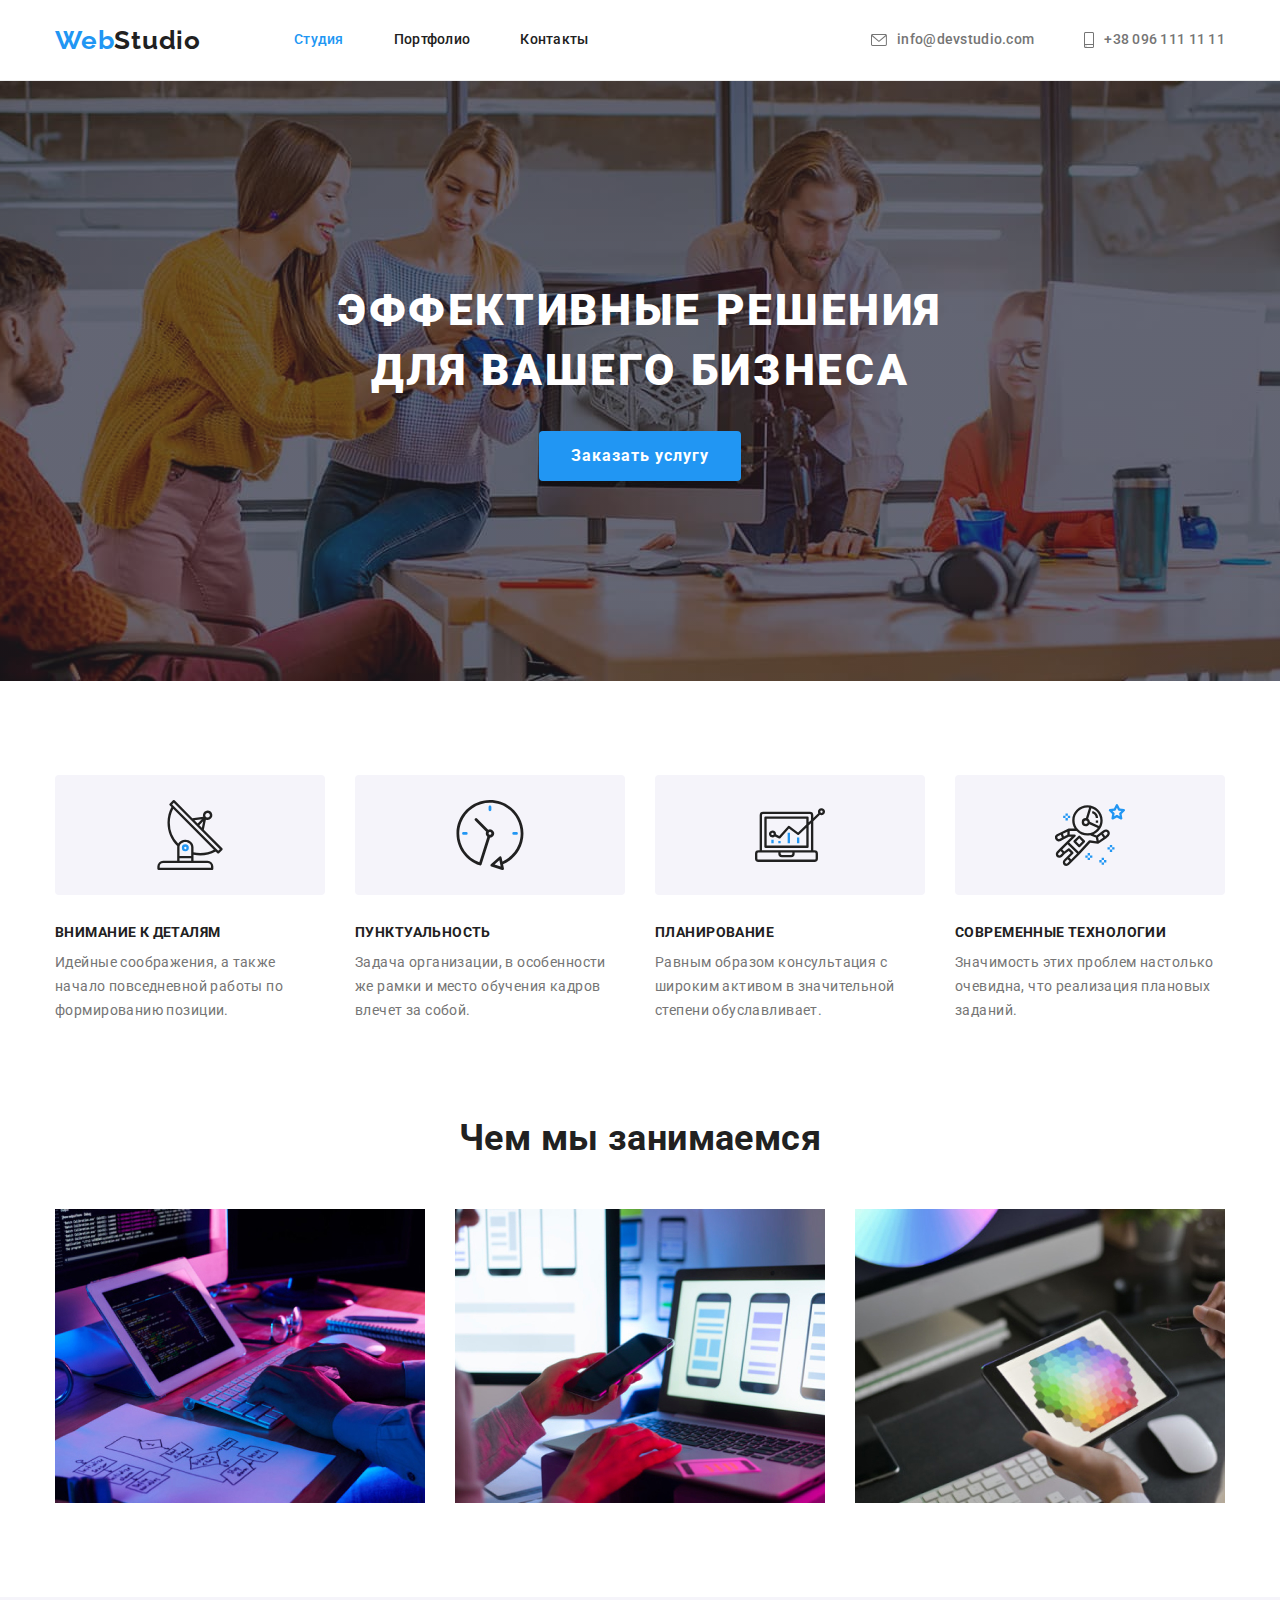
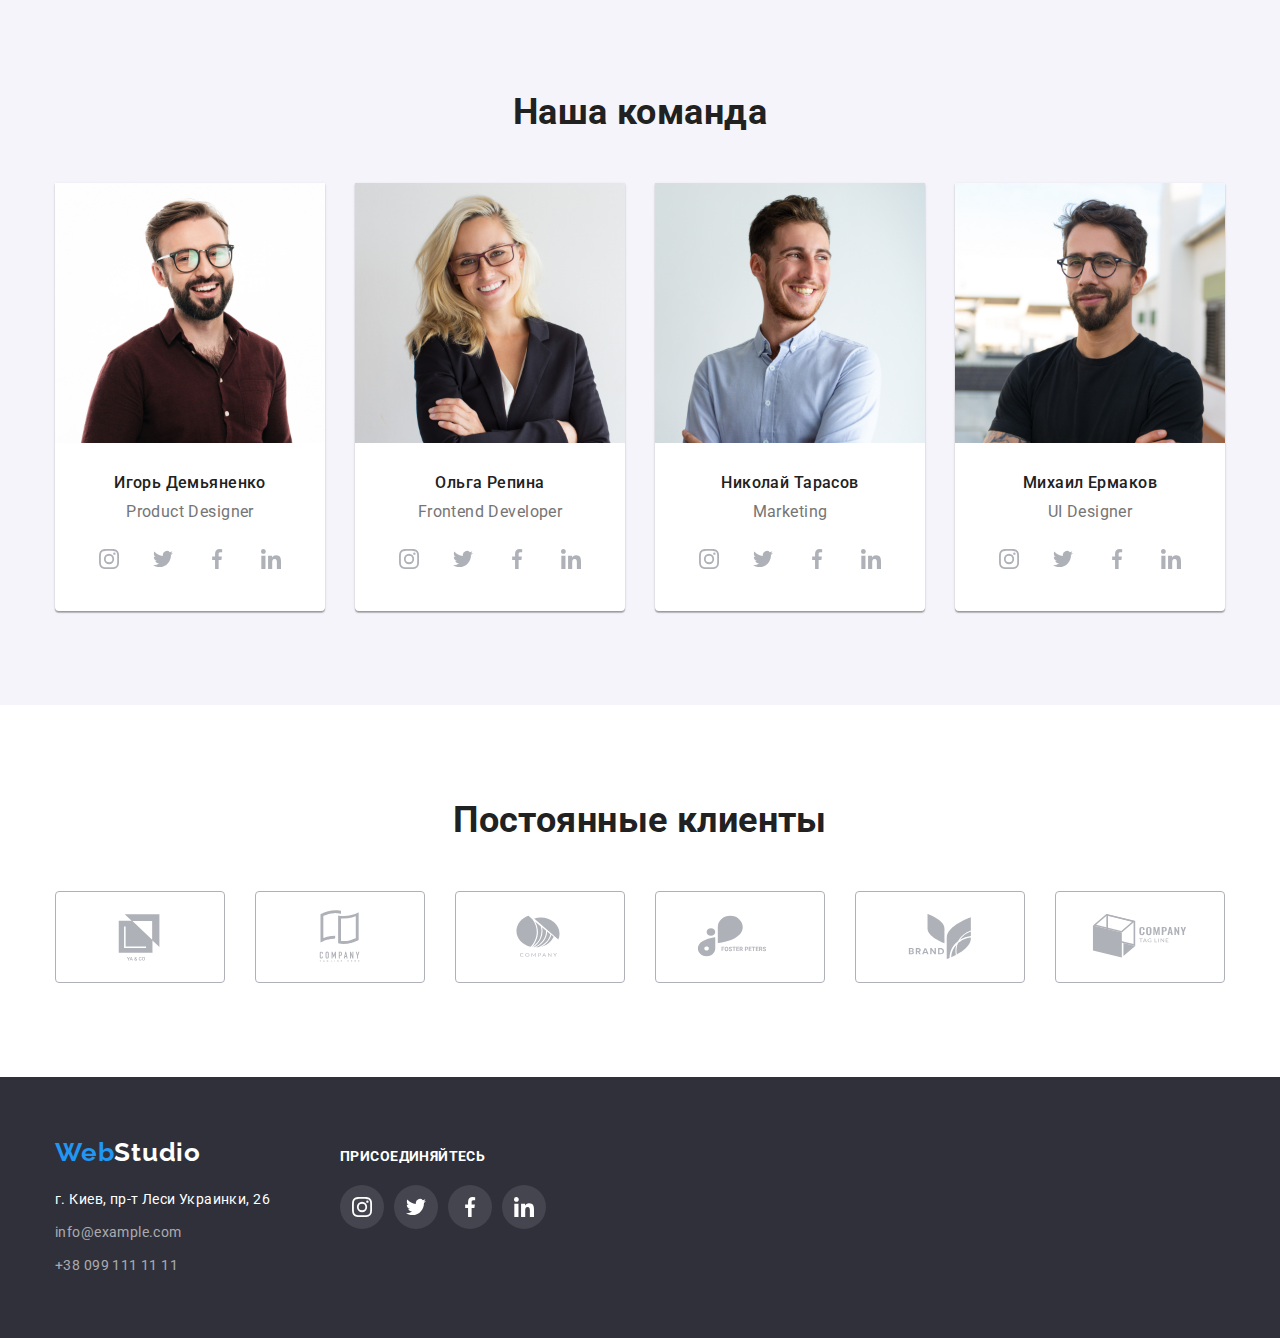
<file: index.html>
<!DOCTYPE html>
<html lang="ru">
<head>
    <meta charset="UTF-8">
    <meta http-equiv="X-UA-Compatible" content="IE=edge">
    <meta name="viewport" content="width=device-width, initial-scale=1.0">
    <title>WebStudio</title>
    <link rel="preconnect" href="https://fonts.googleapis.com">
    <link rel="preconnect" href="https://fonts.gstatic.com" crossorigin>
    <link href="https://fonts.googleapis.com/css2?family=Raleway:wght@700&family=Roboto:wght@400;500;700&display=swap" rel="stylesheet">
    <link rel="stylesheet" href="https://cdnjs.cloudflare.com/ajax/libs/modern-normalize/1.1.0/modern-normalize.min.css">
    <link rel="stylesheet" href="./css/styles.css">
</head>
<body>
    <!--Header-->
    <header class="header">
        <div class="container">
            <nav class="main-nav">
                <a href="./index.html" class="logo"><span class="logo-accent">Web</span>Studio</a>
            
                <ul class="sait-nav list">
                    <li class="sait-nav-item"><a href="./index.html" class="link current">Студия</a></li>
                    <li class="sait-nav-item"><a href="./portfolio.html" class="link">Портфолио</a></li>
                    <li class="sait-nav-item"><a href="" class="link">Контакты</a></li>
                </ul>
            </nav>
            
            <ul class="contacts list">
                <li class="contacts-item">
                    <a class="contacts-link" href="mailto:info@devstudio.com">
                        <svg class="icon"  width="16" height="12">
                            <use href="./img/sprite.svg#envelope"></use>
                        </svg>
                        info@devstudio.com
                    </a>
                </li>
                <li class="contacts-item">
                    <a class="contacts-link" href="tel:+380961111111">
                        <svg class="icon"  width="10" height="16">
                            <use href="./img/sprite.svg#smartphone"></use>
                        </svg>
                        +38 096 111 11 11
                    </a>
                </li>
            
            </ul>
        </div>
    </header>
    
    <!--Main-->
    <main>
        <section class="hero">
            <div class="container">
                <h1 class="hero-title">Эффективные решения для вашего бизнеса</h1>
                <button type="button" class="hero-button">Заказать услугу</button>
            </div>
        </section>

        <!--Особенности компании-->
        <section class="features">
            <div class="container">
                <h2 class="visually-hidden">Особенности компании</h2>

                <ul class="features-list list">
                    <li class="feature-item">
                        <div class="feature-thumb">
                            <svg class="feature-icon">
                                <use href="./img/sprite.svg#antenna"></use>
                            </svg>
                        </div>
                        <h3 class="feature-title">Внимание к деталям</h3>
                        <p class="feature-description">Идейные соображения, а также начало повседневной работы по формированию позиции.</p>
                    </li>

                    <li class="feature-item">
                        <div class="feature-thumb">
                            <svg class="feature-icon">
                                <use href="./img/sprite.svg#clock"></use>
                            </svg>
                        </div>
                        <h3 class="feature-title">Пунктуальность</h3>
                        <p class="feature-description">Задача организации, в особенности же рамки и место обучения кадров влечет за собой.</p>
                    </li>

                    <li class="feature-item">
                        
                        <div class="feature-thumb">
                            <svg class="feature-icon">
                                <use href="./img/sprite.svg#diagram"></use>
                            </svg>
                        </div>
                        <h3 class="feature-title">Планирование</h3>
                        <p class="feature-description">Равным образом консультация с широким активом в значительной степени обуславливает.</p>
                    </li>

                    <li class="feature-item">
                        <div class="feature-thumb">
                            <svg class="feature-icon">
                                <use href="./img/sprite.svg#astronaut"></use>
                            </svg>
                        </div>
                        <h3 class="feature-title">Современные технологии</h3>
                        <p class="feature-description">Значимость этих проблем настолько очевидна, что реализация плановых заданий.</p>
                    </li>
                </ul>
            </div>
        </section>

        <!--Чем мы занимаемся-->
        <section class="services">
            <div class="container">
                <h2 class="section-title">Чем мы занимаемся</h2>

                <ul class="services-list list">
                    <li class="service"><img src="./img/img1.jpg" alt="Верстка сайта" width="370"></li>
                    <li class="service"><img src="./img/img2.jpg" alt="Адаптация дизайна под телефон" width="370"></li>
                    <li class="service"><img src="./img/img3.jpg" alt="Выбор цветовой гаммы" width="370"></li>
                </ul>
            </div>
        </section>

        <!--Команда-->
        <section class="employees">
            <div class="container">
                <h2 class="section-title">Наша команда</h2>
                
                <ul class="employees-list list">
                    <li class="employee">
                        <img src="./img/employee1.jpg" alt="Фото дизайнера" width="270">
                        <div class="employee-content">
                            <h3 class="employee-name">Игорь Демьяненко</h3>
                            <p lang="en" class="employee-position">Product Designer</p>

                            <ul class="socials-list list">
                                <li class="socials-item">
                                    <a href="" target="_blank" rel="noopener nofollow" class="socials-link">
                                        <svg class="socials-icon">
                                            <use href="./img/sprite.svg#instagram"></use>
                                        </svg>
                                    </a>
                                </li>
                                <li class="socials-item">
                                    <a href="" target="_blank" rel="noopener nofollow" class="socials-link">
                                        <svg class="socials-icon">
                                            <use href="./img/sprite.svg#twitter"></use>
                                        </svg>
                                    </a>
                                </li>
                                <li class="socials-item">
                                    <a href="" target="_blank" rel="noopener nofollow" class="socials-link">
                                        <svg class="socials-icon">
                                            <use href="./img/sprite.svg#facebook"></use>
                                        </svg>
                                    </a>
                                </li>
                                <li class="socials-item">
                                    <a href="" target="_blank" rel="noopener nofollow" class="socials-link">
                                        <svg class="socials-icon">
                                            <use href="./img/sprite.svg#linkedin"></use>
                                        </svg>
                                    </a>
                                </li>
                            </ul>
                        </div>

                    </li>

                    <li class="employee">
                        <img src="./img/employee2.jpg" alt="Фото разработчика" width="270">
                        <div class="employee-content">
                            <h3 class="employee-name">Ольга Репина</h3>
                            <p lang="en" class="employee-position">Frontend Developer</p>
                        
                            <ul class="socials-list list">
                                <li class="socials-item">
                                    <a href="" target="_blank" rel="noopener nofollow" class="socials-link">
                                        <svg class="socials-icon">
                                            <use href="./img/sprite.svg#instagram"></use>
                                        </svg>
                                    </a>
                                </li>
                                <li class="socials-item">
                                    <a href="" target="_blank" rel="noopener nofollow" class="socials-link">
                                        <svg class="socials-icon">
                                            <use href="./img/sprite.svg#twitter"></use>
                                        </svg>
                                    </a>
                                </li>
                                <li class="socials-item">
                                    <a href="" target="_blank" rel="noopener nofollow" class="socials-link">
                                        <svg class="socials-icon">
                                            <use href="./img/sprite.svg#facebook"></use>
                                        </svg>
                                    </a>
                                </li>
                                <li class="socials-item">
                                    <a href="" target="_blank" rel="noopener nofollow" class="socials-link">
                                        <svg class="socials-icon">
                                            <use href="./img/sprite.svg#linkedin"></use>
                                        </svg>
                                    </a>
                                </li>
                            </ul>
                        </div>
                    </li>
                    <li class="employee">
                        <img src="./img/employee3.jpg" alt="Фото маркетолога" width="270">
                        <div class="employee-content">
                            <h3 class="employee-name">Николай Тарасов</h3>
                            <p lang="en" class="employee-position">Marketing</p>
                        
                            <ul class="socials-list list">
                                <li class="socials-item">
                                    <a href="" target="_blank" rel="noopener nofollow" class="socials-link">
                                        <svg class="socials-icon">
                                            <use href="./img/sprite.svg#instagram"></use>
                                        </svg>
                                    </a>
                                </li>
                                <li class="socials-item">
                                    <a href="" target="_blank" rel="noopener nofollow" class="socials-link">
                                        <svg class="socials-icon">
                                            <use href="./img/sprite.svg#twitter"></use>
                                        </svg>
                                    </a>
                                </li>
                                <li class="socials-item">
                                    <a href="" target="_blank" rel="noopener nofollow" class="socials-link">
                                        <svg class="socials-icon">
                                            <use href="./img/sprite.svg#facebook"></use>
                                        </svg>
                                    </a>
                                </li>
                                <li class="socials-item">
                                    <a href="" target="_blank" rel="noopener nofollow" class="socials-link">
                                        <svg class="socials-icon">
                                            <use href="./img/sprite.svg#linkedin"></use>
                                        </svg>
                                    </a>
                                </li>
                            </ul>
                        </div>
                    </li>
                    <li class="employee">
                        <img src="./img/employee4.jpg" alt="Фото дизайнера интерфейсов" width="270">
                        <div class="employee-content">
                            <h3 class="employee-name">Михаил Ермаков</h3>
                            <p lang="en" class="employee-position">UI Designer</p>
                        
                            <ul class="socials-list list">
                                <li class="socials-item">
                                    <a href="" target="_blank" rel="noopener nofollow" class="socials-link">
                                        <svg class="socials-icon">
                                            <use href="./img/sprite.svg#instagram"></use>
                                        </svg>
                                    </a>
                                </li>
                                <li class="socials-item">
                                    <a href="" target="_blank" rel="noopener nofollow" class="socials-link">
                                        <svg class="socials-icon">
                                            <use href="./img/sprite.svg#twitter"></use>
                                        </svg>
                                    </a>
                                </li>
                                <li class="socials-item">
                                    <a href="" target="_blank" rel="noopener nofollow" class="socials-link">
                                        <svg class="socials-icon">
                                            <use href="./img/sprite.svg#facebook"></use>
                                        </svg>
                                    </a>
                                </li>
                                <li class="socials-item">
                                    <a href="" target="_blank" rel="noopener nofollow" class="socials-link">
                                        <svg class="socials-icon">
                                            <use href="./img/sprite.svg#linkedin"></use>
                                        </svg>
                                    </a>
                                </li>
                            </ul>
                        </div>
                    </li>
                </ul>
            </div>
        </section>
        <!--Клиенты-->
        <section class="clients">
            <div class="container">
                <h2 class="section-title">Постоянные клиенты</h2>
        
                <ul class="clients-list list">
                    <li class="clients-item">
                        <a href="" class="clients-link" target="_blank" rel="noopener nofollow">
                            <svg class="clients-logo">
                                <use href="./img/sprite.svg#client-1"></use>
                            </svg>
                        </a>
                    </li>
                    <li class="clients-item">
                        <a href="" class="clients-link" target="_blank" rel="noopener nofollow">
                            <svg class="clients-logo">
                                <use href="./img/sprite.svg#client-2"></use>
                                <use></use>
                            </svg>
                        </a>
                    </li>
                    <li class="clients-item">
                        <a href="" class="clients-link" target="_blank" rel="noopener nofollow">
                            <svg class="clients-logo">
                                <use href="./img/sprite.svg#client-3"></use>
                            </svg>
                        </a>
                    </li>
                    <li class="clients-item">
                        <a href="" class="clients-link" target="_blank" rel="noopener nofollow">
                            <svg class="clients-logo">
                                <use href="./img/sprite.svg#client-4"></use>
                            </svg>
                        </a>
                    </li>
                    <li class="clients-item">
                        <a href="" class="clients-link" target="_blank" rel="noopener nofollow">
                            <svg class="clients-logo">
                                <use href="./img/sprite.svg#client-5"></use>
                            </svg>
                        </a>
                    </li>
                    <li class="clients-item">
                        <a href="" class="clients-link" target="_blank" rel="noopener nofollow">
                            <svg class="clients-logo">
                                <use href="./img/sprite.svg#client-6"></use>
                            </svg>
                        </a>
                    </li>
                </ul>
            </div>
        </section>
    </main>

    <!--Footer-->
    <footer class="footer">
        <div class="footer-box container">
            <div class="footer-contacts-box">
                <a href="./index.html" class="logo"><span class="logo-accent">Web</span>Studio</a>
                <address class="footer-contacts">
                    <ul class="contacts list">
                        <li class="footer-contacts-item"><a class="contacts-link adds" href="https://goo.gl/maps/8DTcKhsca9sqMdtq7" target="_blank"
                                rel="noopener nofollow">г. Киев, пр-т Леси Украинки, 26</a></li>
                        <li class="footer-contacts-item"><a class="contacts-link" href="mailto:">info@example.com</a></li>
                        <li class="footer-contacts-item"><a class="contacts-link" href="tel:+380961111111">+38 099 111 11 11</a></li>
                    </ul>
                </address>
            </div>
            <div class="footer-socials">
                <p class="text">присоединяйтесь</p>

                <ul class="socials-list list">
                    <li class="socials-item">
                        <a href="" target="_blank" rel="noopener nofollow" class="socials-link">
                            <svg class="socials-icon">
                                <use href="./img/sprite.svg#instagram"></use>
                            </svg>
                        </a>
                    </li>
                    <li class="socials-item">
                        <a href="" target="_blank" rel="noopener nofollow" class="socials-link">
                            <svg class="socials-icon">
                                <use href="./img/sprite.svg#twitter"></use>
                            </svg>
                        </a>
                    </li>
                    <li class="socials-item">
                        <a href="" target="_blank" rel="noopener nofollow" class="socials-link">
                            <svg class="socials-icon">
                                <use href="./img/sprite.svg#facebook"></use>
                            </svg>
                        </a>
                    </li>
                    <li class="socials-item">
                        <a href="" target="_blank" rel="noopener nofollow" class="socials-link">
                            <svg class="socials-icon">
                                <use href="./img/sprite.svg#linkedin"></use>
                            </svg>
                        </a>
                    </li>
                </ul>
            </div>
        </div>

    </footer>
</body>
</html>
</file>
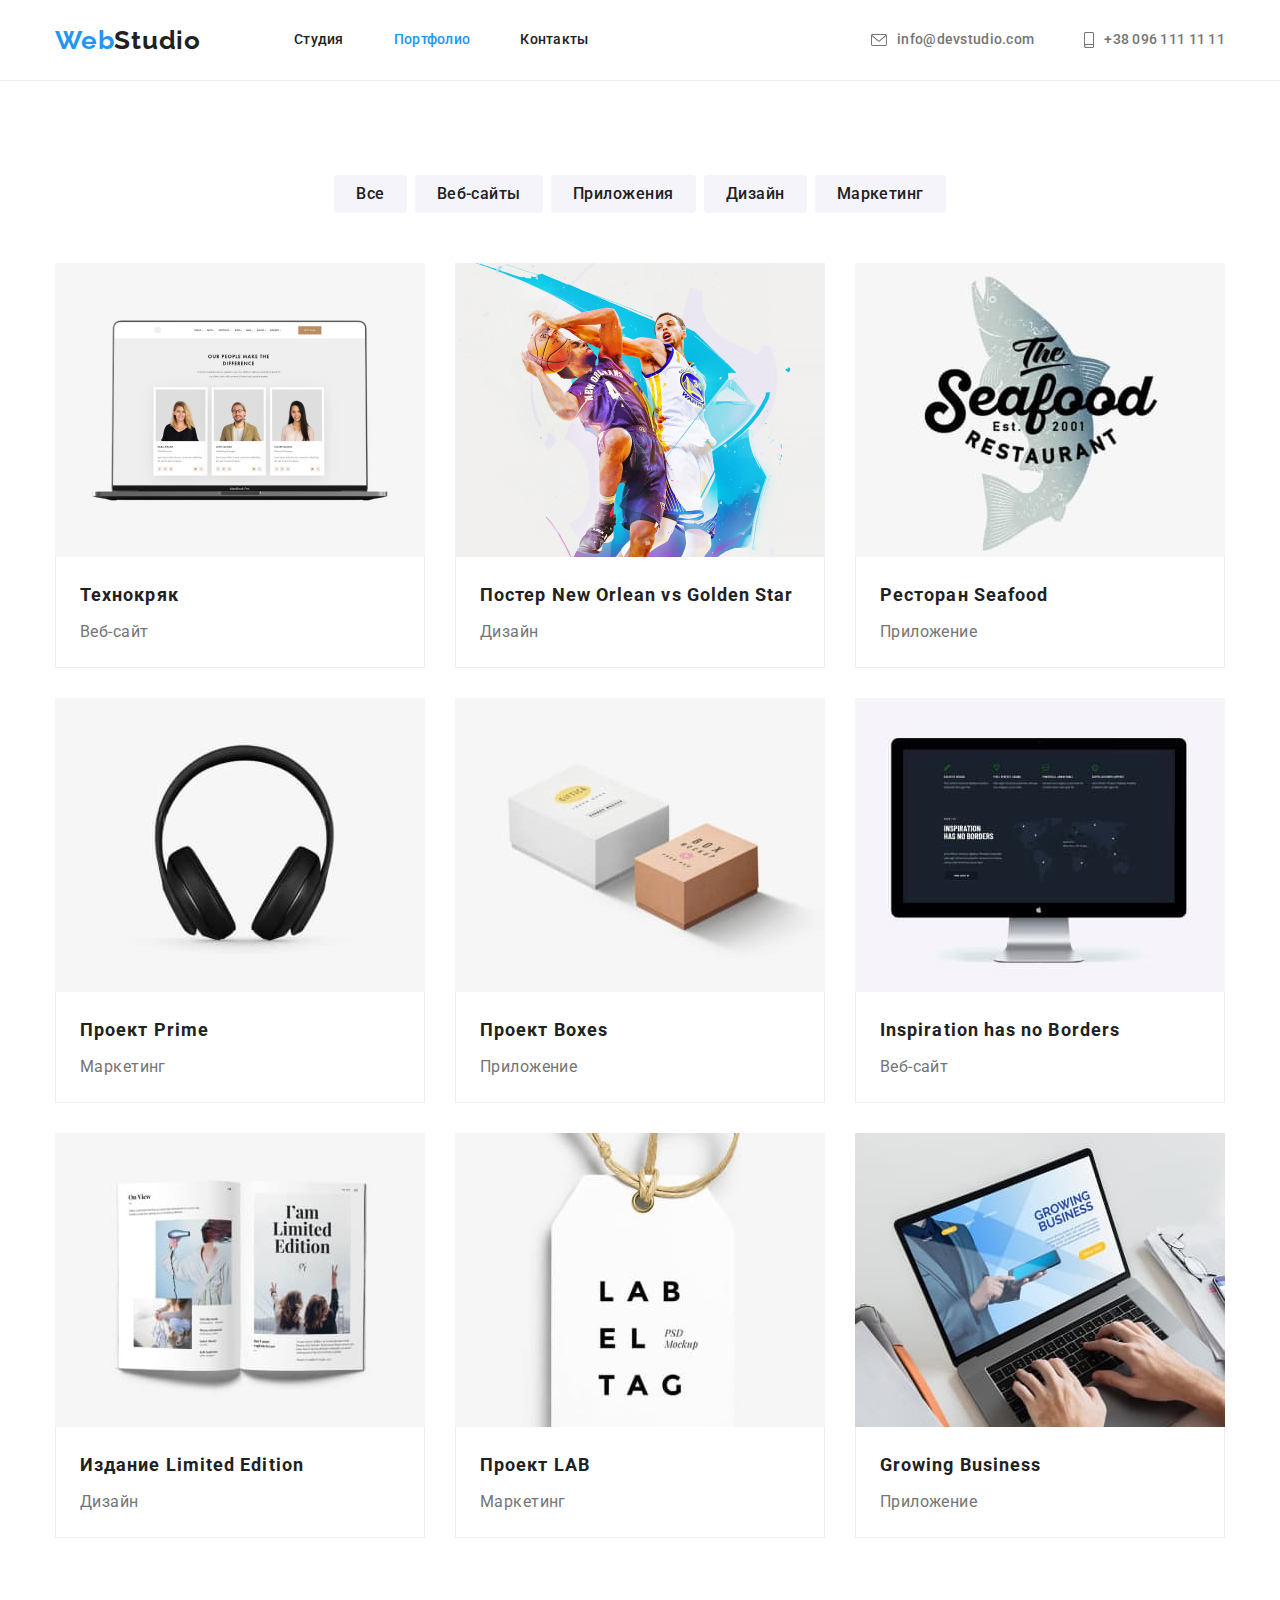
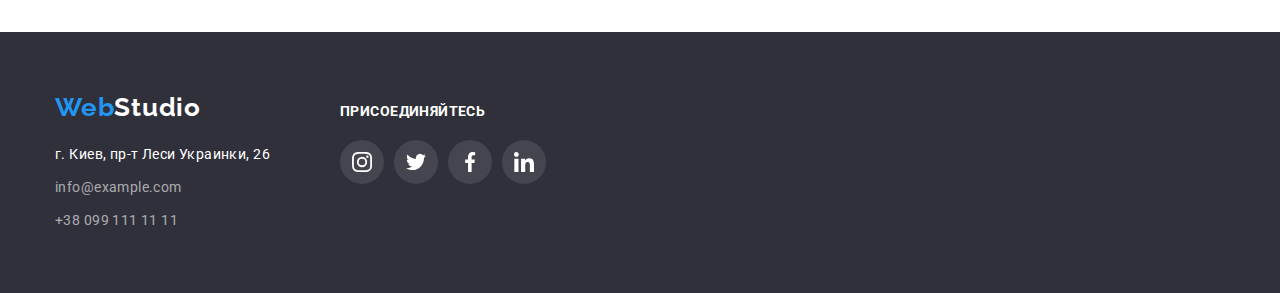
<file: portfolio.html>
<!DOCTYPE html>
<html lang="ru">
<head>
    <meta charset="UTF-8">
    <meta http-equiv="X-UA-Compatible" content="IE=edge">
    <meta name="viewport" content="width=device-width, initial-scale=1.0">
    <title>WebStudio</title>
    <link rel="preconnect" href="https://fonts.googleapis.com">
    <link rel="preconnect" href="https://fonts.gstatic.com" crossorigin>
    <link href="https://fonts.googleapis.com/css2?family=Raleway:wght@700&family=Roboto:wght@400;500;700&display=swap" rel="stylesheet">
    <link rel="stylesheet" href="https://cdnjs.cloudflare.com/ajax/libs/modern-normalize/1.1.0/modern-normalize.min.css">
    <link rel="stylesheet" href="./css/styles.css">
</head>
<body>
    <!--Header-->
    <header class="header">
        <div class="container">
            <nav class="main-nav">
                <a href="./index.html" class="logo"><span class="logo-accent">Web</span>Studio</a>
    
                <ul class="sait-nav list">
                    <li class="sait-nav-item"><a href="./index.html" class="link">Студия</a></li>
                    <li class="sait-nav-item"><a href="./portfolio.html" class="link current">Портфолио</a></li>
                    <li class="sait-nav-item"><a href="" class="link">Контакты</a></li>
                </ul>
            </nav>
    
            <ul class="contacts list">
                <li class="contacts-item">
                    <a class="contacts-link" href="mailto:info@devstudio.com">
                        <svg class="icon" width="16" height="12">
                            <use href="./img/sprite.svg#envelope"></use>
                        </svg>
                        info@devstudio.com
                    </a>
                </li>
                <li class="contacts-item">
                    <a class="contacts-link" href="tel:+380961111111">
                        <svg class="icon" width="10" height="16">
                            <use href="./img/sprite.svg#smartphone"></use>
                        </svg>
                        +38 096 111 11 11
                    </a>
                </li>
            
            </ul>
        </div>
    </header>
    <!--Main-->
    <main>
        <section class="portfolio">
            <div class="container">
                <h1 class="visually-hidden">Портфолио</h1>
                <ul class="portfolio-btn-list list">
                    <li class="portfolio-btn-item"><button type="button" class="portfolio-button">Все</button></li>
                    <li class="portfolio-btn-item"><button type="button" class="portfolio-button">Веб-сайты</button></li>
                    <li class="portfolio-btn-item"><button type="button" class="portfolio-button">Приложения</button></li>
                    <li class="portfolio-btn-item"><button type="button" class="portfolio-button">Дизайн</button></li>
                    <li class="portfolio-btn-item"><button type="button" class="portfolio-button">Маркетинг</button></li>
                </ul>
                
                <ul class="cases list">
                    <li class="case-item">
                        <a href="" class="case-link">
                            <img src="./img/case-1.jpg" alt="ноутбук" width="370">
                            <div class="case-content">
                                <h2 class="case-title">Технокряк</h2>
                                <p class="case-type">Веб-сайт</p>
                            </div>
                        </a>
                    </li>
                
                    <li class="case-item">
                        <a href="" class="case-link">
                            <img src="./img/case-2.jpg" alt="два баскетболиста" width="370">
                            <div class="case-content">
                                <h2 class="case-title">Постер New Orlean vs Golden Star</h2>
                                <p class="case-type">Дизайн</p>
                            </div>
                        </a>
                    </li>
                
                    <li class="case-item">
                        <a href="" class="case-link">
                            <img src="./img/case-3.jpg" alt="логотип ресторана" width="370">
                            <div class="case-content">
                                <h2 class="case-title">Ресторан Seafood</h2>
                                <p class="case-type">Приложение</p>
                            </div>
                        </a>
                    </li>
                
                    <li class="case-item">
                        <a href="" class="case-link">
                            <img src="./img/case-4.jpg" alt="наушники" width="370">
                            <div class="case-content">
                                <h2 class="case-title">Проект Prime</h2>
                                <p class="case-type">Маркетинг</p>
                            </div>
                        </a>
                    </li>
                
                    <li class="case-item">
                        <a href="" class="case-link">
                            <img src="./img/case-5.jpg" alt="две коробки" width="370">
                            <div class="case-content">
                                <h2 class="case-title">Проект Boxes</h2>
                                <p class="case-type">Приложение</p>
                            </div>
                        </a>
                    </li>
                
                    <li class="case-item">
                        <a href="" class="case-link">
                            <img src="./img/case-6.jpg" alt="компьютер" width="370">
                            <div class="case-content">
                                <h2 class="case-title">Inspiration has no Borders</h2>
                                <p class="case-type">Веб-сайт</p>
                            </div>
                        </a>
                    </li>
                
                    <li class="case-item">
                        <a href="" class="case-link">
                            <img src="./img/case-7.jpg" alt="журнал" width="370">
                            <div class="case-content">
                                <h2 class="case-title">Издание Limited Edition</h2>
                                <p class="case-type">Дизайн</p>
                            </div>
                
                        </a>
                    </li>
                
                    <li class="case-item">
                        <a href="" class="case-link">
                            <img src="./img/case-8.jpg" alt="бирка с название проекта" width="370">
                            <div class="case-content">
                                <h2 class="case-title">Проект LAB</h2>
                                <p class="case-type">Маркетинг</p>
                            </div>
                        </a>
                    </li>
                
                    <li class="case-item">
                        <a href="" class="case-link">
                            <img src="./img/case-9.jpg" alt="ноутбук на столе" width="370">
                            <div class="case-content">
                                <h2 class="case-title">Growing Business</h2>
                                <p class="case-type">Приложение</p>
                            </div>
                        </a>
                    </li>
                </ul>
            </div>
 
        </section>
    </main>

    <!--Footer-->
    <footer class="footer">
        <div class="footer-box container">
            <div class="footer-contacts-box">
                <a href="./index.html" class="logo"><span class="logo-accent">Web</span>Studio</a>
                <address class="footer-contacts">
                    <ul class="contacts list">
                        <li class="footer-contacts-item"><a class="contacts-link adds"
                                href="https://goo.gl/maps/8DTcKhsca9sqMdtq7" target="_blank" rel="noopener nofollow">г.
                                Киев, пр-т Леси Украинки, 26</a></li>
                        <li class="footer-contacts-item"><a class="contacts-link" href="mailto:">info@example.com</a></li>
                        <li class="footer-contacts-item"><a class="contacts-link" href="tel:+380961111111">+38 099 111 11
                                11</a></li>
                    </ul>
                </address>
            </div>
            <div class="footer-socials">
                <p class="text">присоединяйтесь</p>
    
                <ul class="socials-list list">
                    <li class="socials-item">
                        <a href="" target="_blank" rel="noopener nofollow" class="socials-link">
                            <svg class="socials-icon">
                                <use href="./img/sprite.svg#instagram"></use>
                            </svg>
                        </a>
                    </li>
                    <li class="socials-item">
                        <a href="" target="_blank" rel="noopener nofollow" class="socials-link">
                            <svg class="socials-icon">
                                <use href="./img/sprite.svg#twitter"></use>
                            </svg>
                        </a>
                    </li>
                    <li class="socials-item">
                        <a href="" target="_blank" rel="noopener nofollow" class="socials-link">
                            <svg class="socials-icon">
                                <use href="./img/sprite.svg#facebook"></use>
                            </svg>
                        </a>
                    </li>
                    <li class="socials-item">
                        <a href="" target="_blank" rel="noopener nofollow" class="socials-link">
                            <svg class="socials-icon">
                                <use href="./img/sprite.svg#linkedin"></use>
                            </svg>
                        </a>
                    </li>
                </ul>
            </div>
        </div>
    </footer>
</body>
    
</html>
</file>
<file: css/styles.css>
:root {
    --title-color: #212121;
    --text-color: #757575;
    --accent-color: #2196F3;
    --primery-bgr-color: #FFFFFF;
    --secondary-bgr-color: #F5F4FA;
    --footer-brg-color: #2F303A;
}

body {

    background-color: var(--primary-bgr-color);
    color: var(--title-color);
    font-size: 14px;
    font-family: 'Roboto', sans-serif;
    letter-spacing: 0.03em;
    
}
h1, h2, h3, h4 { 
    margin: 0;
    color: var(--title-color);
}
p {
    margin: 0;
    color: var(--text-color);
}
img {
    display: block;
    max-width: 100%;
    height: auto;
}
.container {
    width: 1200px;
    margin-left: auto;
    margin-right: auto;
    padding-left: 15px;
    padding-right: 15px;
}

.list {
    list-style: none;
    margin: 0;
    padding: 0;
}

/* Header */
.header {
    border-bottom: 1px solid #ECECEC;

    font-weight: 500;
    line-height: 1.14;
    letter-spacing: 0.02em;
}
.header .container {
    display: flex;
    align-items: center;
}
.main-nav {
    display: flex;
    align-items: center;
}
.logo {
    color: var(--title-color);
    font-family: 'Raleway', sans-serif;
    font-weight: 700;
    font-size: 26px;
    line-height: 1.19;
    letter-spacing: 0.03em;
    text-decoration: none;
}
.logo-accent {
    color: var(--accent-color);
}
.header .logo {
    margin-right: 93px;
}
.sait-nav {
    display: flex;
}
.sait-nav-item:not(:last-child) {
    margin-right: 50px;
}
.sait-nav .link {
    display: block;
    padding-top: 32px;
    padding-bottom: 32px;

    color: var(--title-color);
    text-decoration: none;
}
.sait-nav .link.current {
    color: var(--accent-color);
}
.header .contacts {

    display: flex;
    margin-left: auto;
}

.contacts-item:not(:last-child) {
    margin-right: 50px;

}
.contacts-link {
    font-style: normal;
    text-decoration: none;
}
.header .contacts-link{
    display: flex;
    align-items: center;
    color: var(--text-color);
}
.contacts-link > .icon {
    margin-right: 10px;
    fill: currentColor;
    
}
.sait-nav .link:hover,
.sait-nav .link:focus,
.contacts-link:hover,
.contacts-link:focus,
.contacts-link.adds:hover,
.contacts-link.adds:focus,
.footer .contacts-link:hover,
.footer .contacts-link:focus {
    color: var(--accent-color);
}

/*Hero */


.hero {
    max-width: 1600px;
    height: 600px;
    margin-left: auto;
    margin-right: auto;
    padding-top: 200px;
    padding-bottom: 200px;

    text-align: center;

    background-image: linear-gradient(
            to right, 
            rgba(47, 48, 58, 0.4),
            rgba(47, 48, 58, 0.4)), 
        url(../img/hero-background.jpg);
    background-size: cover;
    background-position: center;
    background-repeat: no-repeat;
}
.hero-title {
    margin: 0 auto 30px auto;
    max-width: 696px;

    color: var(--primery-bgr-color);
    font-weight: 900;
    font-size: 44px;
    line-height: 1.36;
    letter-spacing: 0.06em;
    text-transform: uppercase;
}
.hero-button {
    padding: 10px 32px;
    border: 0;
    border-radius: 4px;
    
    color: var(--primery-bgr-color);
    background-color: var(--accent-color);
    font-family: inherit;
    font-weight: 700;
    font-size: 16px;
    line-height: 1.88;
    letter-spacing: 0.06em;
    
    box-shadow: 0px 4px 4px rgba(0, 0, 0, 0.15);
    cursor: pointer;
}

/*Footer*/
.hero,
.footer {
    background-color: var(--footer-brg-color);
}

.footer {
    padding-top: 60px;
    padding-bottom: 60px;
}
.footer-box {
    display: flex;
    align-items: baseline;
}
.footer-contacts-box {
    margin-right: 70px;
}
.footer .logo {
    color: var(--primery-bgr-color);
}
.footer-contacts {
    margin-top: 20px;

    line-height: 1.71;
}
.footer-contacts-item {

}
.footer-contacts-item:not(:last-child) {
    margin-bottom: 9px;
}
.footer .contacts-link {
    color: rgba(255, 255, 255, 0.6);
}
.contacts-link.adds {
    color: var(--primery-bgr-color);
}

.footer-socials>.text {
    margin-bottom: 20px;

    font-weight: 700;
    line-height: 1.14;
    color: var(--primery-bgr-color);
    text-transform: uppercase;
}

.socials-list {
    display: flex;
}

.socials-item:not(:last-child) {
    margin-right: 10px;
}

.socials-link {
    display: flex;
    justify-content: center;
    align-items: center;

    width: 44px;
    height: 44px;
    border-radius: 50%;
}

.footer-socials .socials-link {
    background-color: rgba(255, 255, 255, 0.1);
}

.socials-icon {
    width: 20px;
    height: 20px;
}

.footer-socials .socials-icon {
    fill: var(--primery-bgr-color);
}

.footer-socials .socials-link:hover,
.footer-socials .socials-link:focus {
    background-color: var(--accent-color);

}

/*Main*/
.section-title {
    margin-bottom: 50px;

    font-weight: 700;
    font-size: 36px;
    line-height: 1.17;
    text-align: center;
}

.visually-hidden {
    position: absolute;
    width: 1px;
    height: 1px;
    margin: -1px;
    border: 0;
    padding: 0;

    white-space: nowrap;
    clip-path: inset(100%);
    clip: rect(0 0 0 0);
    overflow: hidden;
}

/*Features */
.features {
    padding-top: 94px;
}
.features-list {
    display: flex;
}
.feature-item:not(:last-child) {
    margin-right: 30px;
}
.feature-thumb{
    display: flex;
    justify-content: center;
    align-items: center;
    margin-bottom: 30px;

    width: 270px;
    height: 120px;
    border-radius: 4px;

    background-color: var(--secondary-bgr-color);
}
.feature-icon {
    width: 70px;
    height: 70px;

}
.feature-title {
    margin-bottom: 10px;

    font-weight: 700;
    font-size: 14px;
    line-height: 1.14;
    text-transform: uppercase;
}
.feature-description {
    line-height: 1.71;
}


/*Services, employees*/
.services, .employees, .clients {
    padding-top: 94px;
    padding-bottom: 94px;
}
.services-list, .employees-list {
    display: flex;
}
.service:not(:last-child) {
    margin-right: 30px;
}
.employees {
    background-color: var(--secondary-bgr-color);
}
.employee {
    background-color: var(--primery-bgr-color);
    text-align: center;

    border-radius: 0px 0px 4px 4px;
    box-shadow: 0px 1px 3px rgba(0, 0, 0, 0.12), 
                0px 1px 1px rgba(0, 0, 0, 0.14), 
                0px 2px 1px rgba(0, 0, 0, 0.2);
    
}
.employee:not(:last-child) {
    margin-right: 30px;
}
.employee-content {
    padding-top: 30px;
    padding-bottom: 30px;
}
.employee-name, .employee-position {
    font-size: 16px;
    line-height: 1.19;
    
}
.employee-name {
    margin-bottom: 10px;

    font-weight: 500;
}
.employee-position {
    margin-bottom: 16px;
}
.employees .socials-list {
    justify-content: center;
}     
.employees .socials-icon {    
    fill: #AFB1B8;
}
.employees .socials-link:hover,
.employees .socials-link:focus {
    background-color: var(--accent-color);
 
}
.employees .socials-link:hover .socials-icon,
.employees .socials-link:focus .socials-icon{
fill: var(--primery-bgr-color);
}

/*Clients*/
.clients-list{
    display: flex;
}
.clients-item:not(:last-child) {
    margin-right: 30px;
}
.clients-link {
    display: flex;
    justify-content: center;
    align-items: center;
    width: 170px;
    height: 92px;
    border: 1px solid #AFB1B8;
    border-radius: 4px;

}
.clients-logo {
    width: 106px;
    height: 60px;
    fill: #AFB1B8;
}
.clients-link:hover,
.clients-link:focus {
    border-color: var(--accent-color);
}
.clients-link:hover .clients-logo,
.clients-link:focus .clients-logo {
    fill: var(--accent-color);
}

/*Portfolio*/
.portfolio {    
    padding-top: 94px;
    padding-bottom: 94px;
}
.portfolio-btn-list {
    display: flex;
    justify-content: center;
    margin-bottom: 50px;
}
.portfolio-btn-item:not(:last-child) {
    margin-right: 8px;
}
.portfolio-button {
    padding: 6px 22px;
    border: 0;
        border-radius: 4px;

    color: var(--title-color);
    background-color: var(--secondary-bgr-color);
    font-family: inherit;
    font-weight: 500;
    font-size: 16px;
    line-height: 1.62;
    letter-spacing: 0.03em;

    cursor: pointer;
 
}

.portfolio-button:hover,
.portfolio-button:focus {
    color: var(--primery-bgr-color);
    background-color: var(--accent-color);
    box-shadow: 0px 3px 1px rgba(0, 0, 0, 0.1), 0px 1px 2px rgba(0, 0, 0, 0.08), 0px 2px 2px rgba(0, 0, 0, 0.12);
}
.cases {
    display: flex;
    flex-wrap: wrap;
    margin-top: -30px;
    margin-left: -30px;
    }
.case-item {
    flex-basis: calc((100% - 90px) / 3);
    margin-top: 30px;
    margin-left: 30px;

    /*margin-right: 30px;
    margin-botton: 30px;*/
}
/*.case-item:nth-child(3n) {
    margin-right: 0;
}
.case-item:nth-last-child(-n+3) {
    margin-bottom: 0;
}*/


.case-link {
    display: block;
    text-decoration: none;
}
.case-link:hover,
.case-link:focus {
    box-shadow: 0px 1px 1px rgba(0, 0, 0, 0.12),
        0px 4px 4px rgba(0, 0, 0, 0.06),
        1px 4px 6px rgba(0, 0, 0, 0.16);
}
.case-content {
    padding: 20px 24px;
    border: 1px solid #EEEEEE;
    border-top: 0;
}
.case-title {
    margin-bottom: 4px;

    font-weight: 700;
    font-size: 18px;
    line-height: 2;
    letter-spacing: 0.06em;

}

.cases.list .case-type {
    font-size: 16px;
    line-height: 1.88;
}
</file>
